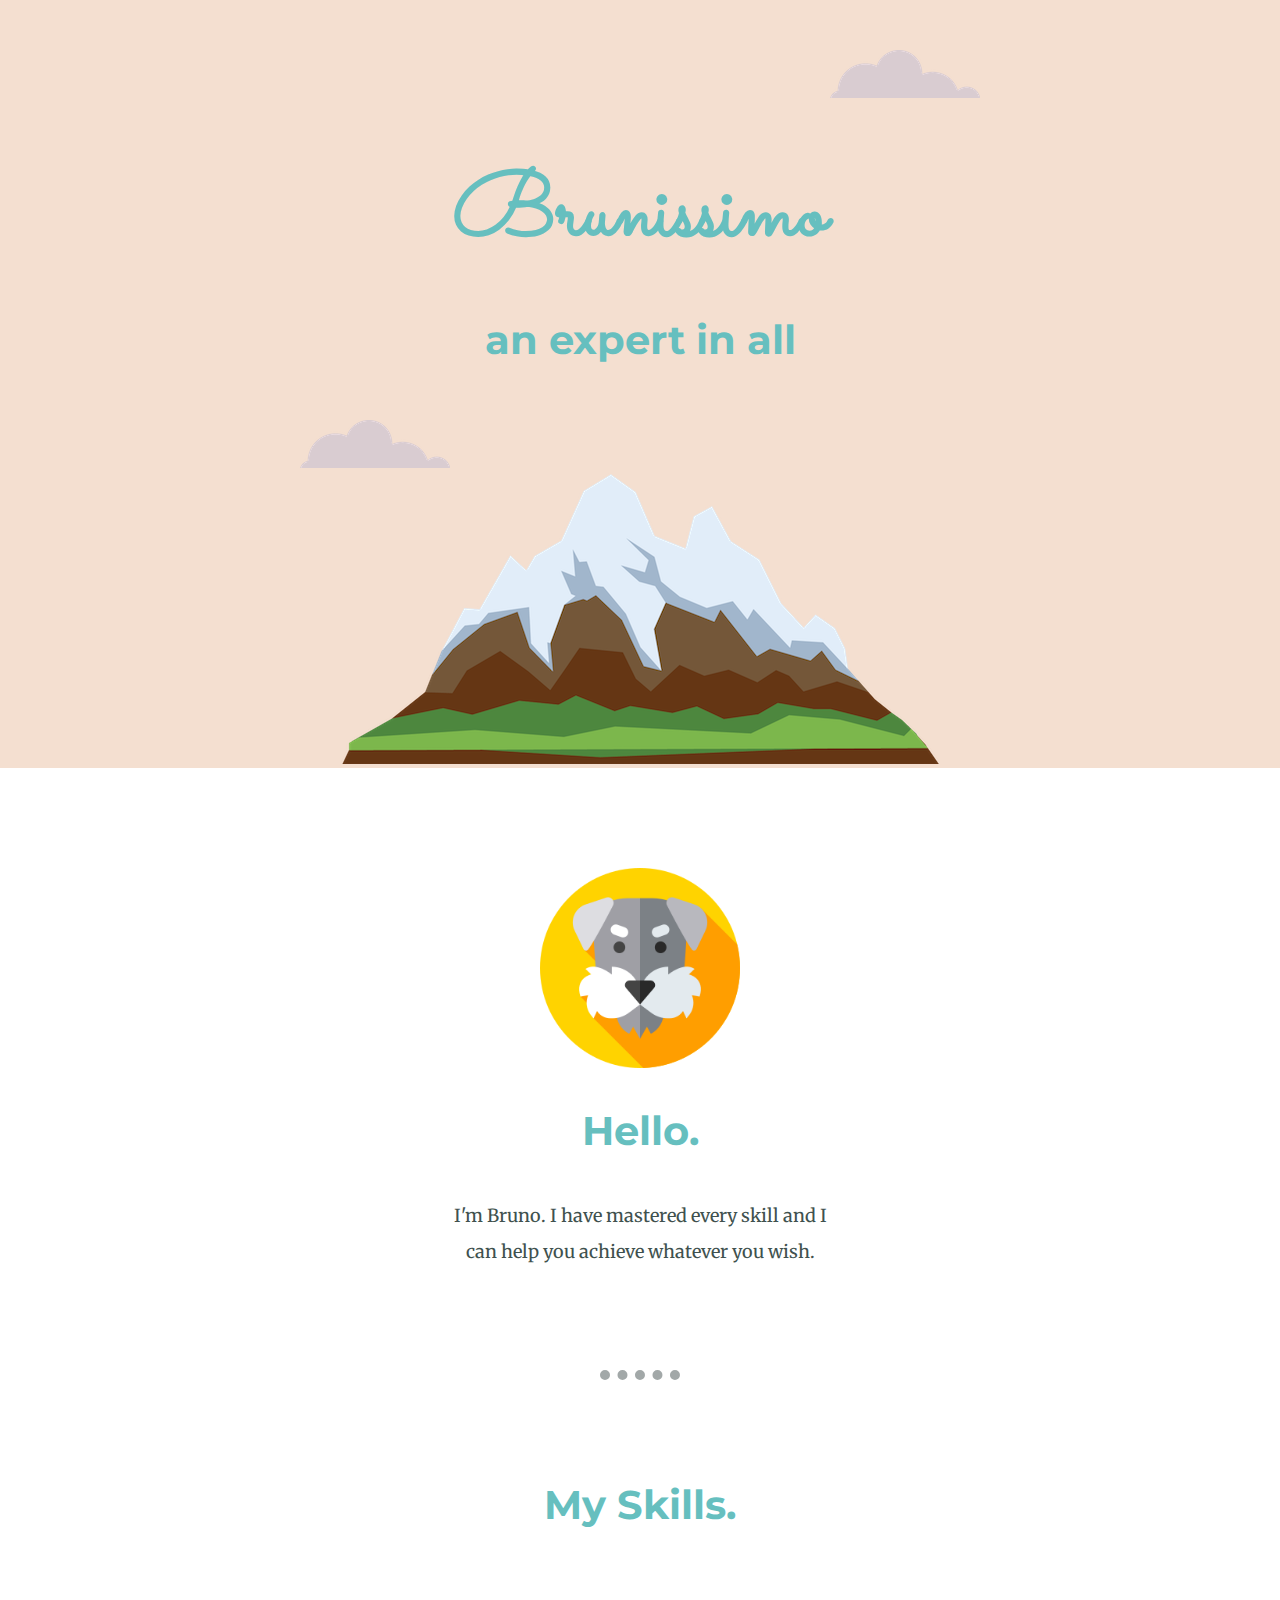
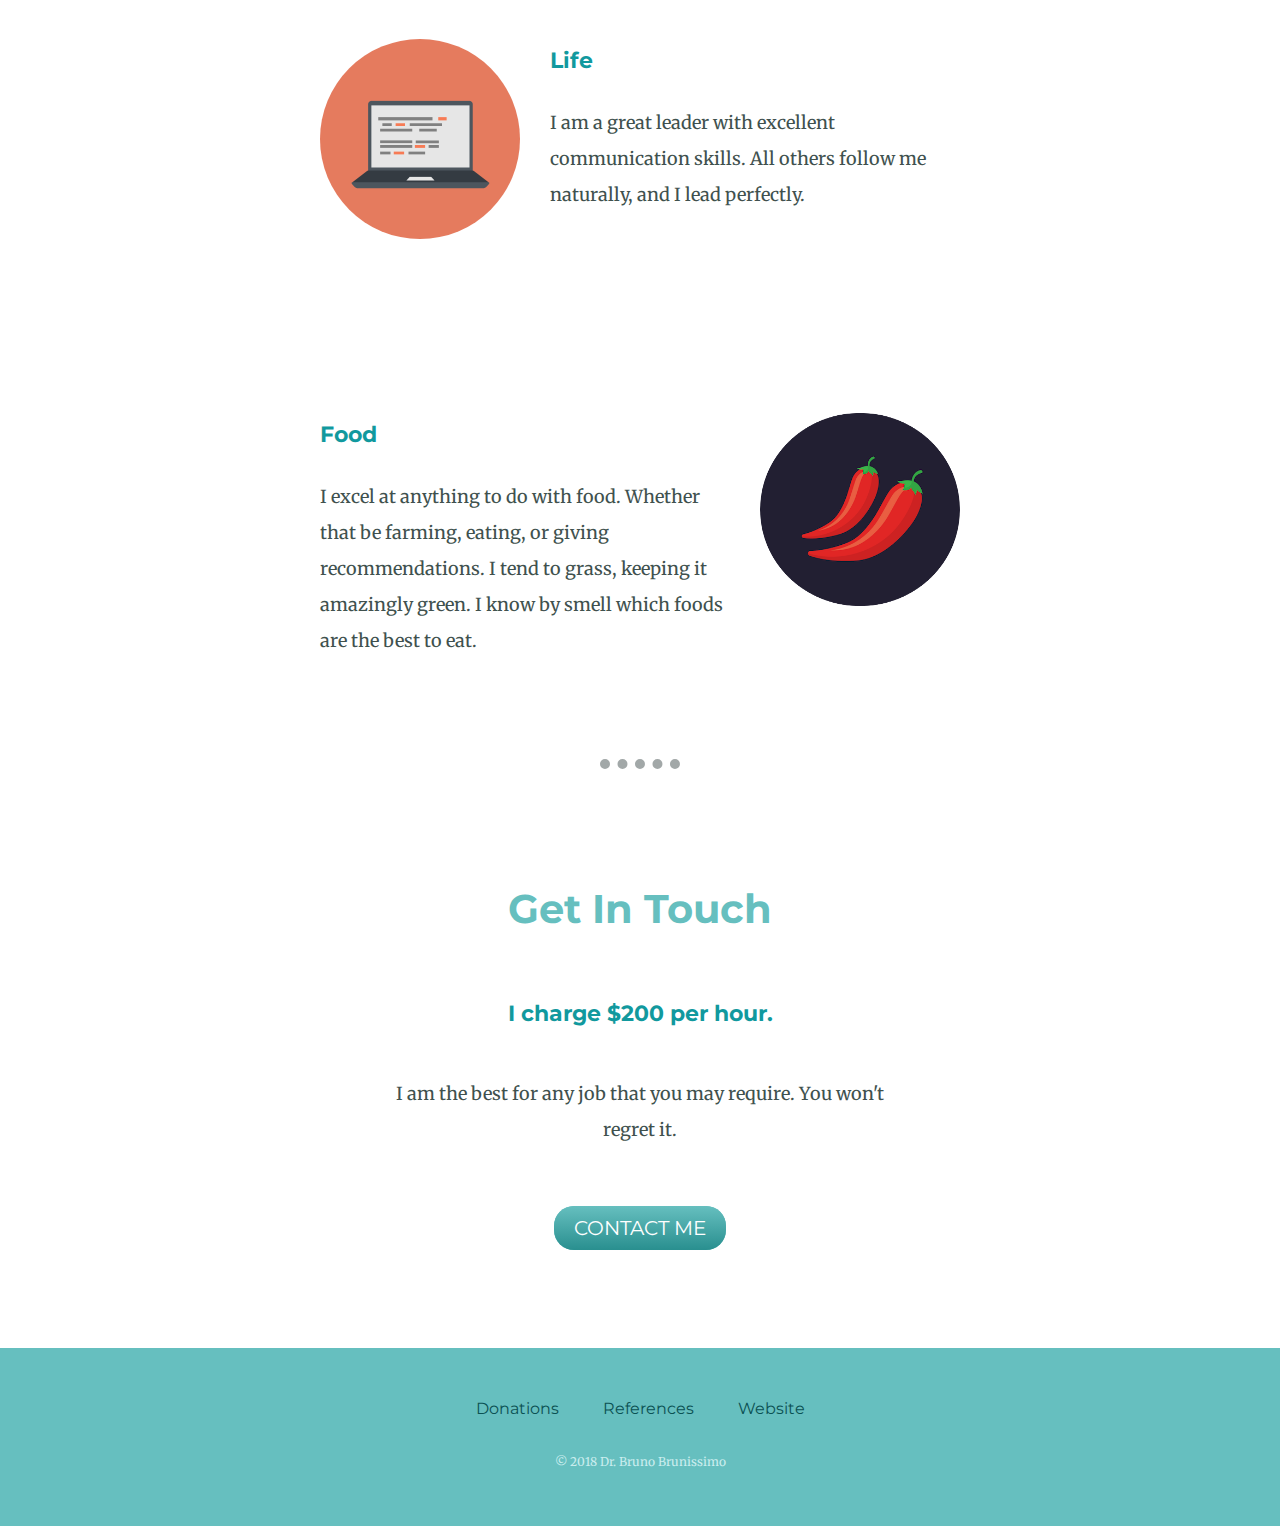
<file: index.html>
<!DOCTYPE html>
<html>
    <head>
        <meta charset="utf-8">
        <title>Brunissimo</title>
        <link rel="stylesheet" href="css/styles.css">
        <!-- Favicon used to tell people how popular their sites were 
            bc people would fav a website and the icon would show up-->
        <link rel="icon" href="images-1/schnauzer.png">
        <link href="https://fonts.googleapis.com/css2?family=Merriweather&family=Montserrat&family=Sacramento&display=swap" rel="stylesheet">
    </head>

    <body>
        <div class="top-div">
            <img class="top-cloud" src="images-1/cloud.png" alt="cloud-img">
            <h1>Brunissimo</h1>
            <h2>an expert in all</h2>
            <img class="bot-cloud" src="images-1/cloud.png" alt="cloud-img">
            <img src="images-1/mountain.png" alt="mountain-img">
        </div>

        <div class="middle-div">

            <div class="profile">
              <img class="bru-img" src="images-1/schnauzer.png" alt="bruno-profile-img">
              <h2>Hello.</h2>
              <p class="intro">I'm Bruno. I have mastered every skill and I can help you achieve whatever you wish.</p>
            </div>

            <hr>

            <div class="skills">
              <h2>My Skills.</h2>
              <div class="skill-row-1">
                <img class="skill-img-1" src="images-1/computer.png" alt="computer-img">
                <h3>Life</h3>
                <p>I am a great leader with excellent communication skills. All others follow me naturally, and I lead perfectly.</p>
              </div>
              <div class="skill-row-2">
                <img class="skill-img-2" src="images-1/chillies.png" alt="chile-img">
                <h3>Food</h3>
                <p>I excel at anything to do with food. Whether that be farming, eating, or giving recommendations. I tend to grass, keeping it amazingly green. I know by smell which foods are the best to eat.</p>
              </div>
            </div>

            <hr>

            <div class="contact-me">
              <h2>Get In Touch</h2>
              <h3>I charge $200 per hour.</h3>
              <p class="contact-message">I am the best for any job that you may require. You won't regret it.</p>
              <a class="btn" href="mailto:capturedelights@email.com">CONTACT ME</a>
            </div>

          </div>
          
          
          <div class="bottom-div">
            <a class="footer-link" href="https://www.nasa.gov/multimedia/imagegallery/iotd.html">Donations</a>
            <a class="footer-link" href="https://www.apple.com/">References</a>
            <a class="footer-link" href="https://vvyn.github.io/personal-site-bruno/">Website</a>
            <p class="copyright">© 2018 Dr. Bruno Brunissimo</p>
          </div>
          

    </body>
</html>
</file>
<file: css/styles.css>
body{
    margin: 0;
    text-align: center;
    font-family: 'Merriweather', serif;
    color: #40514E;
}

h1{
    font-size: 5.625rem;
    margin: 50px auto 0 auto;
    font-family: 'Sacramento', cursive;
    color: #66BFBF;
    
}

h2{
    font-family: 'Montserrat', sans-serif;
    font-size: 2.5rem;
    color: #66BFBF;
    padding-bottom: 10px;
}

h3{
    font-family: 'Montserrat', sans-serif;
    color:  #11999E;
    font-size: 22px;
}

a{
    color:  #0b5153;
    font-family: 'Montserrat', sans-serif;
    margin: 10px 20px;
    text-decoration: none;
}

a:hover{
    color:  #caedee;
}

p{
    font-size: 18px;
    line-height: 2;
}

hr{
    border-style: none;
    border-top-style: dotted;
    width: 80px; 
    border-width: 10px;
    border-color: #a2a8a8;
    margin-top: 100px;
    margin-bottom: 100px;
    /*
    border: dotted #a2a8a8 6px;
    border-bottom: none;
    width: 4%;
    margin: 100px auto;
    */
}

/*##################################################################*/

.intro{
    width: 30%;
    margin: auto;
}

.top-div{
    background-color: #F4DFD0;
    position: relative;
    padding-top: 100px;
}

.top-cloud{
    position: absolute;
    right: 300px;
    top: 50px;
}

.bot-cloud{
    position: absolute;
    left: 300px;
    bottom: 300px;
}

.middle-div{
    margin: 100px 0;
}

.contact-me{
    margin-top: 100px;
    margin-bottom: 100px;
    line-height: 2;
}

.bottom-div{
    background-color: #66BFBF;
    padding: 50px 0 20px;
}

.skill-row-1{
    width: 50%;
    margin: 100px auto 200px auto;
    text-align: left;
    line-height: 2;
}

.skill-row-2{
    width: 50%;
    margin: 100px auto 100px auto;
    text-align: left;
    line-height: 2;
}

.skill-img-1{
    width: 200px;
    height: auto;
    float: left;
    margin-right: 30px;
    border-radius: 100px;
}

.skill-img-2{
    width: 200px;
    height: auto;
    float: right;
    margin-left: 30px;
    border-radius: 100px;
}


.bru-img{
    width: 200px;
    height: auto;
}

.btn {
    background: #66BFBF;
    background-image: -webkit-linear-gradient(top, #66BFBF, #298F8F);
    background-image: -moz-linear-gradient(top, #66BFBF, #298F8F);
    background-image: -ms-linear-gradient(top, #66BFBF, #298F8F);
    background-image: -o-linear-gradient(top, #66BFBF, #298F8F);
    background-image: linear-gradient(to bottom, #66BFBF, #298F8F);
    -webkit-border-radius: 20;
    -moz-border-radius: 20;
    border-radius: 20px;
    font-family: 'Montserrat', sans-serif;
    color: #ffffff;
    font-size: 20px;
    padding: 10px 20px 10px 20px;
    text-decoration: none;
}
  
.btn:hover {
    background: #90dbdb;
    background-image: -webkit-linear-gradient(top, #90dbdb, #56c4c4);
    background-image: -moz-linear-gradient(top, #90dbdb, #56c4c4);
    background-image: -ms-linear-gradient(top, #90dbdb, #56c4c4);
    background-image: -o-linear-gradient(top, #90dbdb, #56c4c4);
    background-image: linear-gradient(to bottom, #90dbdb, #56c4c4);
    text-decoration: none;
}

.contact-message{
    width: 40%;
    margin: 40px auto 60px;
}

.copyright{
    color: #caedee;
    font-size: .75rem;
    padding: 20px 0;
}
</file>
